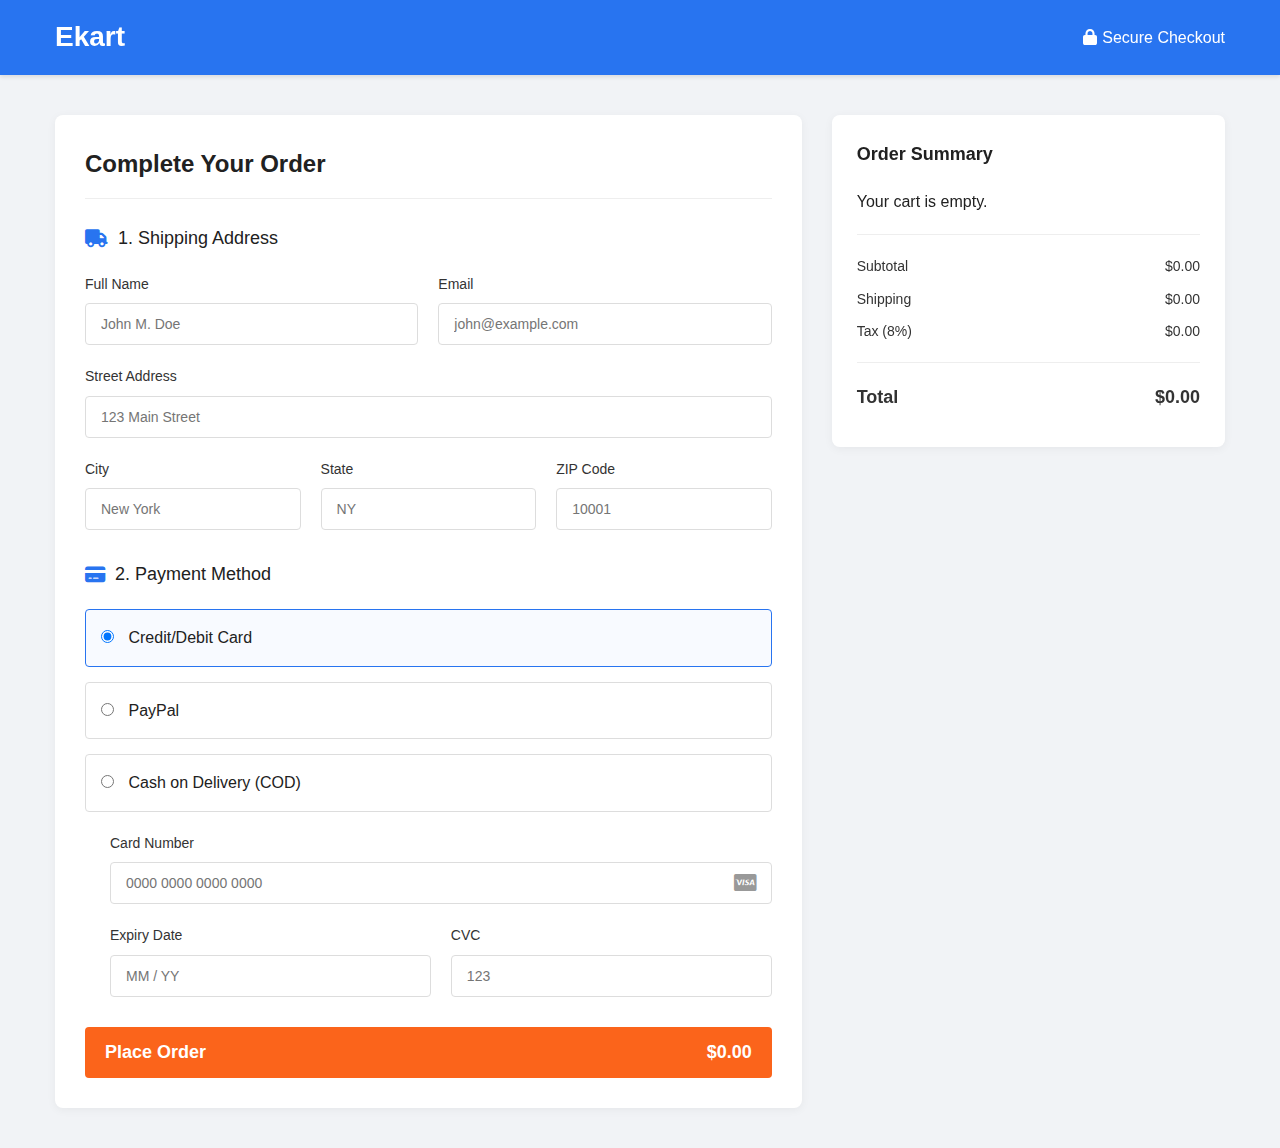
<file: ekart-website/checkout.html>
<!DOCTYPE html>
<html lang="en">
<head>
    <meta charset="UTF-8">
    <meta name="viewport" content="width=device-width, initial-scale=1.0">
    <title>Checkout - Ekart</title>
    <link rel="stylesheet" href="css/style.css">
    <link rel="stylesheet" href="css/checkout.css">
    <link rel="stylesheet" href="https://cdnjs.cloudflare.com/ajax/libs/font-awesome/6.4.0/css/all.min.css">
</head>
<body>
    <header>
        <div class="container">
            <div class="header-wrapper">
                <div class="logo">
                    <a href="index.html"><h1>Ekart</h1></a>
                </div>
                <div class="nav-links">
                    <a href="login.html" class="nav-link"><i class="fas fa-lock"></i> Secure Checkout</a>
                </div>
            </div>
        </div>
    </header>

    <section class="checkout-section">
        <div class="container">
            <div class="checkout-container">
                
                <div class="checkout-form-container">
                    <h2 class="checkout-title">Complete Your Order</h2>

                    <form id="checkout-form">
                        <div class="checkout-step">
                            <h3><i class="fas fa-truck"></i> 1. Shipping Address</h3>
                            <div class="form-row">
                                <div class="form-group">
                                    <label for="checkout-name">Full Name</label>
                                    <input type="text" id="checkout-name" placeholder="John M. Doe" required>
                                </div>
                                <div class="form-group">
                                    <label for="checkout-email">Email</label>
                                    <input type="email" id="checkout-email" placeholder="john@example.com" required>
                                </div>
                            </div>
                            <div class="form-group">
                                <label for="checkout-address">Street Address</label>
                                <input type="text" id="checkout-address" placeholder="123 Main Street" required>
                            </div>
                            <div class="form-row">
                                <div class="form-group">
                                    <label for="checkout-city">City</label>
                                    <input type="text" id="checkout-city" placeholder="New York" required>
                                </div>
                                <div class="form-group">
                                    <label for="checkout-state">State</label>
                                    <input type="text" id="checkout-state" placeholder="NY" required>
                                </div>
                                <div class="form-group">
                                    <label for="checkout-zip">ZIP Code</label>
                                    <input type="text" id="checkout-zip" placeholder="10001" required>
                                </div>
                            </div>
                        </div>

                        <div class="checkout-step">
                            <h3><i class="fas fa-credit-card"></i> 2. Payment Method</h3>
                            <div class="payment-options">
                                <div class="payment-option active">
                                    <input type="radio" id="pay-card" name="payment-method" value="card" checked>
                                    <label for="pay-card">Credit/Debit Card</label>
                                </div>
                                <div class="payment-option">
                                    <input type="radio" id="pay-paypal" name="payment-method" value="paypal">
                                    <label for="pay-paypal">PayPal</label>
                                </div>
                                <div class="payment-option">
                                    <input type="radio" id="pay-cod" name="payment-method" value="cod">
                                    <label for="pay-cod">Cash on Delivery (COD)</label>
                                </div>
                            </div>

                            <div id="card-details-form">
                                <div class="form-group">
                                    <label for="card-number">Card Number</label>
                                    <div class="input-with-icon">
                                        <input type="text" id="card-number" placeholder="0000 0000 0000 0000">
                                        <i class="fab fa-cc-visa"></i>
                                    </div>
                                </div>
                                <div class="form-row">
                                    <div class="form-group">
                                        <label for="card-expiry">Expiry Date</label>
                                        <input type="text" id="card-expiry" placeholder="MM / YY">
                                    </div>
                                    <div class="form-group">
                                        <label for="card-cvc">CVC</label>
                                        <input type="text" id="card-cvc" placeholder="123">
                                    </div>
                                </div>
                            </div>
                        </div>

                        <button type="submit" class="btn-place-order">
                            <span id="place-order-text">Place Order</span>
                            <span class="place-order-total">$0.00</span>
                        </button>
                    </form>
                </div>

                <div class="order-summary-container">
                    <h3 class="summary-title">Order Summary</h3>
                    <div class="summary-items-list" id="summary-items-list">
                        <p>Loading your cart...</p>
                    </div>
                    <div class="summary-divider"></div>
                    <div class="summary-total-group">
                        <div class="summary-line">
                            <span>Subtotal</span>
                            <span id="summary-subtotal">$0.00</span>
                        </div>
                        <div class="summary-line">
                            <span>Shipping</span>
                            <span id="summary-shipping">$0.00</span>
                        </div>
                        <div class="summary-line">
                            <span>Tax (8%)</span>
                            <span id="summary-tax">$0.00</span>
                        </div>
                        <div class="summary-divider"></div>
                        <div class="summary-line total">
                            <span>Total</span>
                            <span id="summary-total">$0.00</span>
                        </div>
                    </div>
                </div>

            </div>
        </div>
    </section>

    <div class="modal-overlay hidden" id="success-modal">
        <div class="modal-content">
            <i class="fas fa-check-circle"></i>
            <h2>Order Placed!</h2>
            <p>Thank you for your purchase. Your order ID is <strong id="order-id">#12345</strong>.</p>
            <a href="index.html" class="btn">Continue Shopping</a>
        </div>
    </div>

    <script src="js/checkout.js"></script>
</body>
</html>
</file>
<file: ekart-website/css/style.css>
/* Global Styles */
:root {
    --primary-color: #2874f0;
    --secondary-color: #fb641b;
    --text-color: #212121;
    --light-text: #878787;
    --background-color: #f1f3f6;
    --white: #ffffff;
    --border-color: #dbdbdb;
    --success-color: #388e3c;
    --error-color: #ff6161;
}

* {
    margin: 0;
    padding: 0;
    box-sizing: border-box;
}

body {
    font-family: 'Roboto', Arial, sans-serif;
    color: var(--text-color);
    background-color: var(--background-color);
    line-height: 1.6;
}

.container {
    max-width: 1200px;
    margin: 0 auto;
    padding: 0 15px;
}

a {
    text-decoration: none;
    color: inherit;
}

ul {
    list-style: none;
}

img {
    max-width: 100%;
    height: auto;
}

.btn {
    display: inline-block;
    padding: 10px 20px;
    background-color: var(--secondary-color);
    color: var(--white);
    border: none;
    border-radius: 4px;
    font-size: 16px;
    font-weight: 500;
    cursor: pointer;
    transition: background-color 0.3s ease;
}

.btn:hover {
    background-color: #e05814;
}

.section-title {
    font-size: 24px;
    font-weight: 500;
    margin-bottom: 20px;
    color: var(--text-color);
}

/* Header Styles */
header {
    background-color: var(--primary-color);
    color: var(--white);
    padding: 15px 0;
    position: sticky;
    top: 0;
    z-index: 100;
    box-shadow: 0 2px 4px rgba(0, 0, 0, 0.1);
}

.header-wrapper {
    display: flex;
    align-items: center;
    justify-content: space-between;
}

.logo h1 {
    font-size: 28px;
    font-weight: 700;
    color: var(--white);
}

.search-bar {
    display: flex;
    flex: 1;
    max-width: 550px;
    margin: 0 20px;
}

.search-bar input {
    width: 100%;
    padding: 10px 15px;
    border: none;
    border-radius: 4px 0 0 4px;
    font-size: 14px;
}

.search-bar button {
    background-color: var(--white);
    color: var(--primary-color);
    border: none;
    padding: 0 15px;
    border-radius: 0 4px 4px 0;
    cursor: pointer;
}

.nav-links {
    display: flex;
    gap: 20px;
}

.nav-link {
    font-size: 16px;
    font-weight: 500;
    display: flex;
    align-items: center;
    gap: 5px;
}

.mobile-menu-toggle {
    display: none;
    font-size: 24px;
    cursor: pointer;
}

/* Navigation Menu */
.main-nav {
    background-color: var(--white);
    padding: 10px 0;
    box-shadow: 0 2px 4px rgba(0, 0, 0, 0.05);
}

.nav-categories {
    display: flex;
    justify-content: space-between;
    flex-wrap: wrap;
}

.nav-categories li a {
    font-size: 14px;
    font-weight: 500;
    padding: 5px 10px;
    transition: color 0.3s ease;
}

.nav-categories li a:hover {
    color: var(--primary-color);
}

/* Hero Section */
.hero-section {
    margin: 20px 0;
}

.hero-slider {
    position: relative;
    border-radius: 8px;
    overflow: hidden;
    height: 300px;
}

.slide {
    position: absolute;
    top: 0;
    left: 0;
    width: 100%;
    height: 100%;
    opacity: 0;
    transition: opacity 0.5s ease;
    display: flex;
    align-items: center;
}

.slide.active {
    opacity: 1;
}

.slide img {
    width: 100%;
    height: 100%;
    object-fit: cover;
}

.slide-content {
    position: absolute;
    left: 50px;
    max-width: 500px;
    color: var(--white);
    text-shadow: 1px 1px 3px rgba(0, 0, 0, 0.5);
}

.slide-content h2 {
    font-size: 32px;
    margin-bottom: 10px;
}

.slide-content p {
    font-size: 18px;
    margin-bottom: 20px;
}

.slide-controls {
    position: absolute;
    bottom: 20px;
    right: 20px;
    display: flex;
    gap: 10px;
}

.slide-controls button {
    background-color: rgba(255, 255, 255, 0.7);
    color: var(--text-color);
    border: none;
    width: 40px;
    height: 40px;
    border-radius: 50%;
    cursor: pointer;
    transition: background-color 0.3s ease;
}

.slide-controls button:hover {
    background-color: var(--white);
}

/* Featured Categories */
.featured-categories {
    margin: 40px 0;
}

.category-grid {
    display: grid;
    grid-template-columns: repeat(4, 1fr);
    gap: 20px;
}

.category-card {
    background-color: var(--white);
    border-radius: 8px;
    overflow: hidden;
    box-shadow: 0 2px 8px rgba(0, 0, 0, 0.1);
    transition: transform 0.3s ease;
}

.category-card:hover {
    transform: translateY(-5px);
}

.category-card img {
    width: 100%;
    height: 150px;
    object-fit: cover;
}

.category-card h3 {
    padding: 15px;
    font-size: 18px;
    font-weight: 500;
    text-align: center;
}

.category-link {
    display: block;
    text-align: center;
    padding: 10px;
    background-color: #f5f5f5;
    color: var(--primary-color);
    font-weight: 500;
    transition: background-color 0.3s ease;
}

.category-link:hover {
    background-color: #e8e8e8;
}

/* Trending Products */
.trending-products {
    margin: 40px 0;
}

.product-grid {
    display: grid;
    grid-template-columns: repeat(4, 1fr);
    gap: 20px;
}

.product-card {
    background-color: var(--white);
    border-radius: 8px;
    overflow: hidden;
    box-shadow: 0 2px 8px rgba(0, 0, 0, 0.1);
    transition: transform 0.3s ease;
}

.product-card:hover {
    transform: translateY(-5px);
}

.product-image {
    position: relative;
    height: 200px;
}

.product-image img {
    width: 100%;
    height: 100%;
    object-fit: contain;
}

.product-wishlist {
    position: absolute;
    top: 10px;
    right: 10px;
    background-color: var(--white);
    width: 30px;
    height: 30px;
    border-radius: 50%;
    display: flex;
    align-items: center;
    justify-content: center;
    cursor: pointer;
    box-shadow: 0 2px 4px rgba(0, 0, 0, 0.1);
}

.product-details {
    padding: 15px;
}

.product-brand {
    font-size: 14px;
    color: var(--light-text);
    margin-bottom: 5px;
}

.product-name {
    font-size: 16px;
    font-weight: 500;
    margin-bottom: 10px;
    white-space: nowrap;
    overflow: hidden;
    text-overflow: ellipsis;
}

.product-price {
    display: flex;
    align-items: center;
    gap: 10px;
    margin-bottom: 10px;
}

.current-price {
    font-size: 18px;
    font-weight: 700;
}

.original-price {
    font-size: 14px;
    color: var(--light-text);
    text-decoration: line-through;
}

.discount {
    font-size: 14px;
    color: var(--success-color);
}

.product-rating {
    display: flex;
    align-items: center;
    gap: 5px;
    margin-bottom: 15px;
}

.rating-stars {
    background-color: var(--success-color);
    color: var(--white);
    padding: 2px 5px;
    border-radius: 3px;
    font-size: 12px;
    display: flex;
    align-items: center;
}

.rating-count {
    font-size: 12px;
    color: var(--light-text);
}

.add-to-cart {
    width: 100%;
    padding: 8px;
    background-color: var(--secondary-color);
    color: var(--white);
    border: none;
    border-radius: 4px;
    font-size: 14px;
    font-weight: 500;
    cursor: pointer;
    transition: background-color 0.3s ease;
}

.add-to-cart:hover {
    background-color: #e05814;
}

/* Deals Section */
.deals-section {
    margin: 40px 0;
}

.section-header {
    display: flex;
    justify-content: space-between;
    align-items: center;
    margin-bottom: 20px;
}

.countdown {
    font-size: 18px;
    font-weight: 500;
    color: var(--secondary-color);
}

.deals-grid {
    display: grid;
    grid-template-columns: repeat(4, 1fr);
    gap: 20px;
}

/* Newsletter */
.newsletter {
    margin: 60px 0;
    background-color: var(--primary-color);
    padding: 40px 0;
    color: var(--white);
}

.newsletter-content {
    text-align: center;
    max-width: 600px;
    margin: 0 auto;
}

.newsletter-content h2 {
    font-size: 28px;
    margin-bottom: 10px;
}

.newsletter-content p {
    margin-bottom: 20px;
}

.newsletter-form {
    display: flex;
    gap: 10px;
}

.newsletter-form input {
    flex: 1;
    padding: 12px 15px;
    border: none;
    border-radius: 4px;
    font-size: 14px;
}

/* Footer */
footer {
    background-color: var(--text-color);
    color: var(--white);
    padding: 50px 0 20px;
}

.footer-content {
    display: grid;
    grid-template-columns: repeat(4, 1fr);
    gap: 30px;
    margin-bottom: 30px;
}

.footer-column h3 {
    font-size: 24px;
    margin-bottom: 15px;
}

.footer-column h4 {
    font-size: 18px;
    margin-bottom: 15px;
    color: #b0b0b0;
}

.footer-column p {
    margin-bottom: 15px;
    color: #b0b0b0;
}

.social-links {
    display: flex;
    gap: 15px;
}

.social-links a {
    display: flex;
    align-items: center;
    justify-content: center;
    width: 35px;
    height: 35px;
    background-color: rgba(255, 255, 255, 0.1);
    border-radius: 50%;
    transition: background-color 0.3s ease;
}

.social-links a:hover {
    background-color: var(--primary-color);
}

.footer-column ul li {
    margin-bottom: 10px;
}

.footer-column ul li a {
    color: #b0b0b0;
    transition: color 0.3s ease;
}

.footer-column ul li a:hover {
    color: var(--white);
}

.contact-info li {
    display: flex;
    align-items: flex-start;
    gap: 10px;
    margin-bottom: 15px;
    color: #b0b0b0;
}

.footer-bottom {
    display: flex;
    justify-content: space-between;
    align-items: center;
    padding-top: 20px;
    border-top: 1px solid rgba(255, 255, 255, 0.1);
}

.payment-methods {
    display: flex;
    gap: 10px;
    font-size: 24px;
}

/* Responsive Styles */
@media (max-width: 992px) {
    .category-grid,
    .product-grid,
    .deals-grid {
        grid-template-columns: repeat(3, 1fr);
    }
    
    .footer-content {
        grid-template-columns: repeat(2, 1fr);
    }
}

@media (max-width: 768px) {
    .header-wrapper {
        flex-wrap: wrap;
    }
    
    .logo {
        margin-bottom: 10px;
    }
    
    .search-bar {
        order: 3;
        margin: 10px 0;
        max-width: 100%;
    }
    
    .mobile-menu-toggle {
        display: block;
    }
    
    .nav-links {
        display: none;
    }
    
    .nav-categories {
        flex-direction: column;
        gap: 10px;
    }
    
    .category-grid,
    .product-grid,
    .deals-grid {
        grid-template-columns: repeat(2, 1fr);
    }
    
    .slide-content {
        left: 20px;
    }
    
    .slide-content h2 {
        font-size: 24px;
    }
    
    .slide-content p {
        font-size: 14px;
    }
    
    .newsletter-form {
        flex-direction: column;
    }
}

@media (max-width: 576px) {
    .category-grid,
    .product-grid,
    .deals-grid {
        grid-template-columns: 1fr;
    }
    
    .footer-content {
        grid-template-columns: 1fr;
    }
    
    .footer-bottom {
        flex-direction: column;
        gap: 10px;
        text-align: center;
    }
}
</file>
<file: ekart-website/css/checkout.css>
/* Checkout Page Styles */
.checkout-section {
    padding: 40px 0;
    background-color: var(--background-color, #f1f3f6);
}

.checkout-container {
    display: flex;
    gap: 30px;
    align-items: flex-start;
}

/* Form Container */
.checkout-form-container {
    flex: 2;
    background-color: var(--white, #fff);
    border-radius: 8px;
    box-shadow: 0 2px 10px rgba(0, 0, 0, 0.05);
    padding: 30px;
}

.checkout-title {
    font-size: 24px;
    font-weight: 600;
    margin-bottom: 25px;
    border-bottom: 1px solid #eee;
    padding-bottom: 15px;
}

.checkout-step {
    margin-bottom: 30px;
}

.checkout-step h3 {
    font-size: 18px;
    font-weight: 500;
    margin-bottom: 20px;
    display: flex;
    align-items: center;
    gap: 10px;
}

.checkout-step h3 i {
    color: var(--primary-color, #2874f0);
}

.form-row {
    display: flex;
    gap: 20px;
    margin-bottom: 20px;
}

.form-group {
    flex: 1;
    margin-bottom: 20px;
}
.form-row .form-group {
    margin-bottom: 0;
}

.form-group label {
    display: block;
    margin-bottom: 8px;
    font-weight: 500;
    font-size: 14px;
    color: #333;
}

.form-group input,
.form-group select {
    width: 100%;
    padding: 12px 15px;
    border: 1px solid #ddd;
    border-radius: 4px;
    font-size: 14px;
    transition: border-color 0.3s ease;
}

.form-group input:focus {
    border-color: var(--primary-color, #2874f0);
    outline: none;
}

/* Payment Options */
.payment-options {
    display: flex;
    flex-direction: column;
    gap: 15px;
    margin-bottom: 20px;
}

.payment-option {
    padding: 15px;
    border: 1px solid #ddd;
    border-radius: 4px;
    cursor: pointer;
    transition: all 0.2s ease;
}

.payment-option.active {
    border-color: var(--primary-color, #2874f0);
    background-color: #f8faff;
}

.payment-option input[type="radio"] {
    margin-right: 10px;
}

.payment-option label {
    font-weight: 500;
}

#card-details-form {
    padding-left: 25px; /* Indent under radio button */
}

.input-with-icon {
    position: relative;
}
.input-with-icon input {
    padding-right: 45px;
}
.input-with-icon i {
    position: absolute;
    right: 15px;
    top: 50%;
    transform: translateY(-50%);
    color: #999;
    font-size: 20px;
}

/* Place Order Button */
.btn-place-order {
    width: 100%;
    padding: 15px 20px;
    background-color: var(--secondary-color, #fb641b);
    color: var(--white, #fff);
    border: none;
    border-radius: 4px;
    font-size: 18px;
    font-weight: 600;
    cursor: pointer;
    transition: background-color 0.3s ease;
    display: flex;
    justify-content: space-between;
    align-items: center;
}

.btn-place-order:hover {
    background-color: #e05814;
}

/* Order Summary */
.order-summary-container {
    flex: 1;
    background-color: var(--white, #fff);
    border-radius: 8px;
    box-shadow: 0 2px 10px rgba(0, 0, 0, 0.05);
    padding: 25px;
    position: sticky;
    top: 20px;
}

.summary-title {
    font-size: 18px;
    font-weight: 600;
    margin-bottom: 20px;
}

.summary-items-list {
    max-height: 300px;
    overflow-y: auto;
    margin-bottom: 20px;
}

.summary-item {
    display: flex;
    gap: 15px;
    margin-bottom: 15px;
}

.summary-item-img {
    width: 60px;
    height: 60px;
    border: 1px solid #eee;
    border-radius: 4px;
    overflow: hidden;
}
.summary-item-img img {
    width: 100%;
    height: 100%;
    object-fit: contain;
}

.summary-item-details {
    flex: 1;
}

.summary-item-name {
    font-weight: 500;
    font-size: 14px;
    margin-bottom: 5px;
}

.summary-item-qty {
    font-size: 12px;
    color: #666;
}

.summary-item-price {
    font-weight: 500;
    font-size: 14px;
}

.summary-divider {
    height: 1px;
    background-color: #eee;
    margin: 20px 0;
}

.summary-total-group .summary-line {
    display: flex;
    justify-content: space-between;
    margin-bottom: 10px;
    font-size: 14px;
    color: #333;
}

.summary-total-group .summary-line.total {
    font-size: 18px;
    font-weight: 600;
    margin-top: 15px;
}

/* Success Modal */
.modal-overlay {
    position: fixed;
    top: 0;
    left: 0;
    width: 100%;
    height: 100%;
    background-color: rgba(0, 0, 0, 0.6);
    display: flex;
    align-items: center;
    justify-content: center;
    z-index: 1000;
}

.modal-overlay.hidden {
    display: none;
}

.modal-content {
    background-color: var(--white, #fff);
    padding: 40px;
    border-radius: 8px;
    text-align: center;
    box-shadow: 0 5px 15px rgba(0, 0, 0, 0.2);
    width: 90%;
    max-width: 400px;
}

.modal-content .fa-check-circle {
    font-size: 60px;
    color: var(--success-color, #388e3c);
    margin-bottom: 20px;
}

.modal-content h2 {
    font-size: 24px;
    margin-bottom: 10px;
}

.modal-content p {
    font-size: 16px;
    color: #666;
    margin-bottom: 25px;
}

.modal-content .btn {
    background-color: var(--primary-color, #2874f0);
}
.modal-content .btn:hover {
    background-color: #1a65d6;
}

/* Responsive Styles */
@media (max-width: 992px) {
    .checkout-container {
        flex-direction: column-reverse;
    }
    
    .order-summary-container {
        position: static;
        width: 100%;
    }
}

@media (max-width: 768px) {
    .form-row {
        flex-direction: column;
        gap: 0;
    }
    .form-row .form-group {
        margin-bottom: 20px;
    }
    
    .checkout-form-container {
        padding: 20px;
    }
}
</file>
